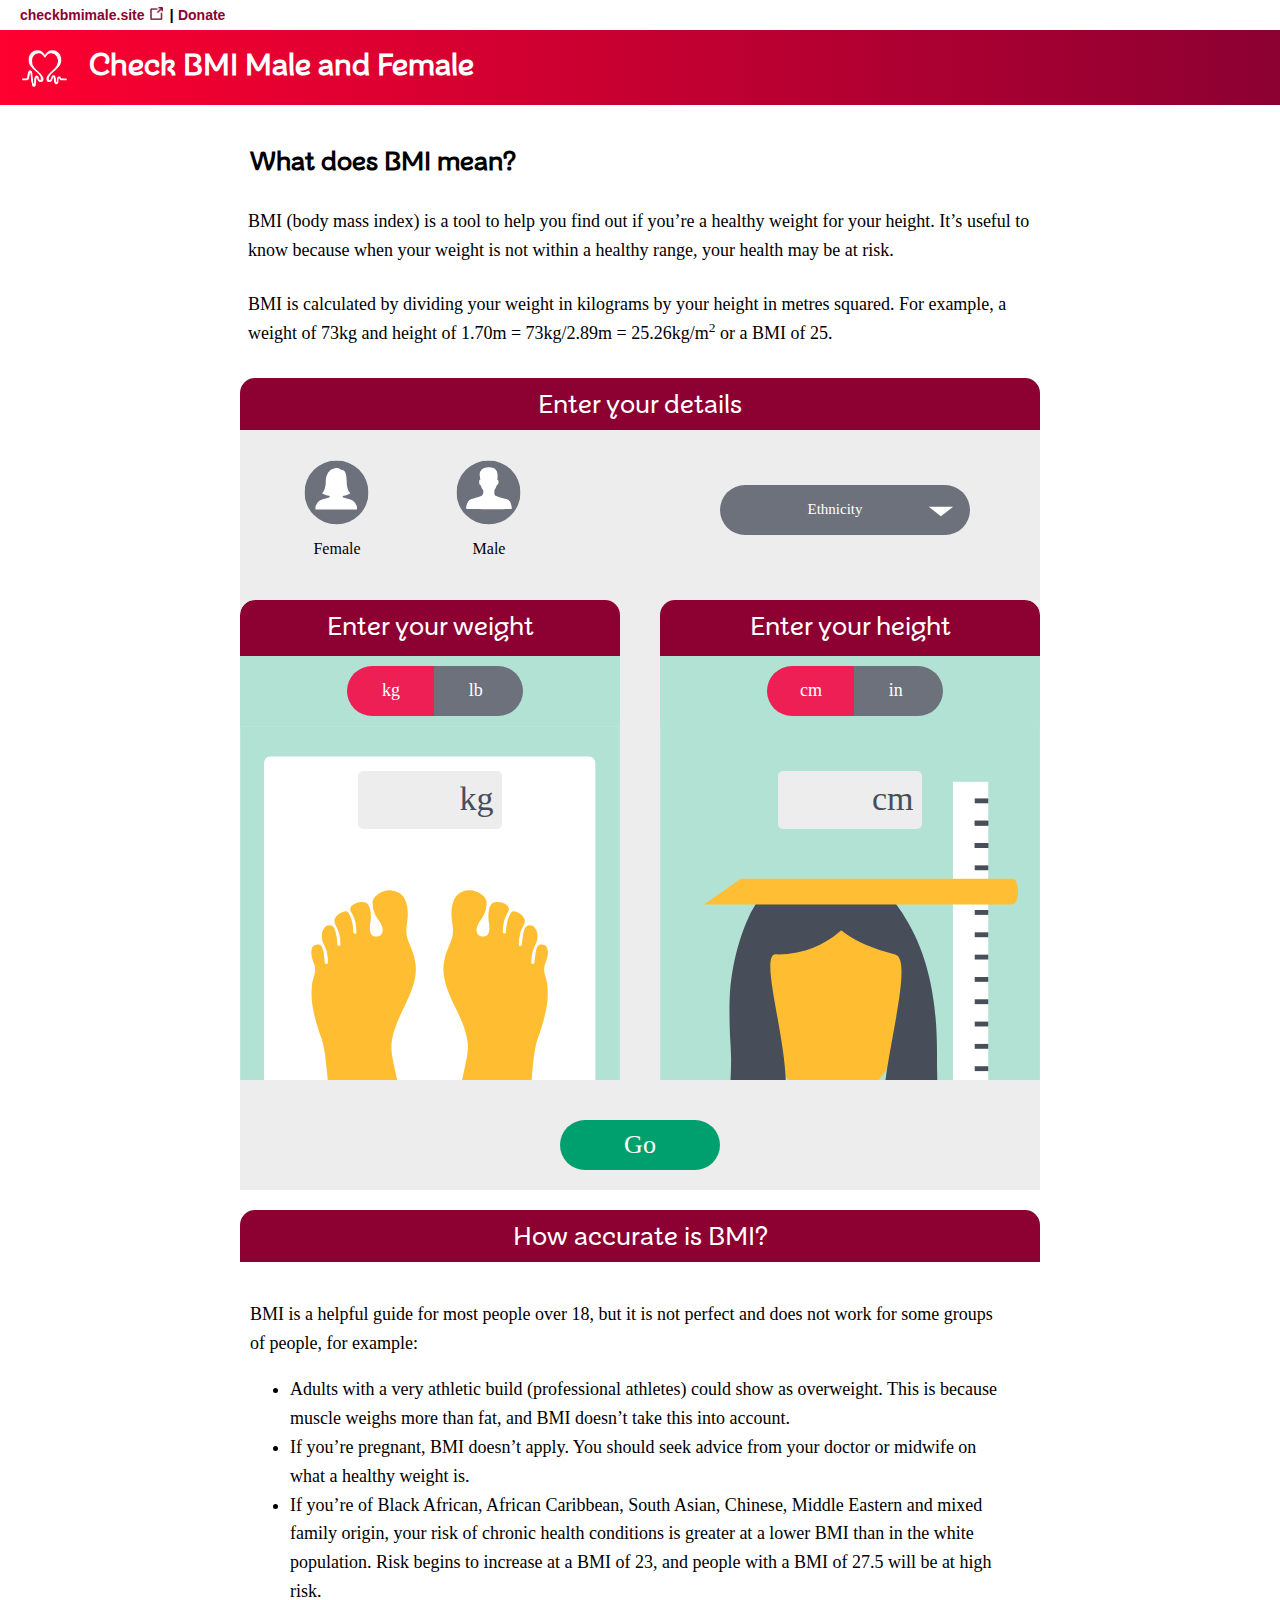
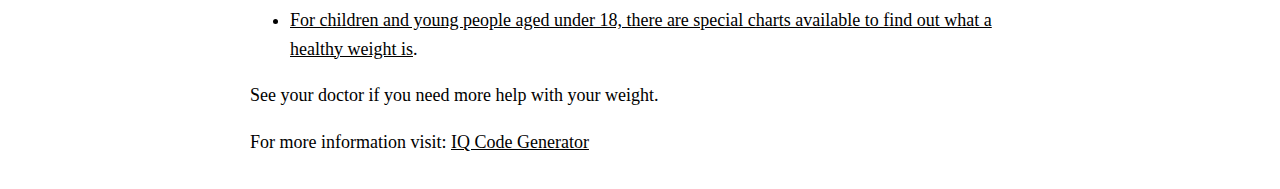
<file: index.html>
<!doctype html>
<html class="no-js">

<head>
  <meta charset="utf-8">
  <title>Check BMI Male and Female - Calculate Your Body Mass Index</title>
  <meta name="description" content="Check your BMI (Body Mass Index) and learn how to calculate it for both males and females. Find out if you are within a healthy weight range and understand the importance of maintaining a healthy BMI.">
  <meta name="keywords" content="BMI, Body Mass Index, BMI calculator, BMI male, BMI female, healthy weight, weight calculation, BMI formula, calculate BMI">
  <meta name="viewport" content="width=device-width, initial-scale=1">
  <meta property="og:title" content="Check BMI Male and Female - Calculate Your Body Mass Index">
  <meta property="og:description" content="Check your BMI (Body Mass Index) and learn how to calculate it for both males and females. Find out if you are within a healthy weight range and understand the importance of maintaining a healthy BMI.">
  <meta property="og:image" content="assets/img/logo.png">
  <meta property="og:url" content="http://checkbmimale.site/">
  <meta property="og:type" content="website">
  <meta name="twitter:card" content="summary_large_image">
  <meta name="twitter:title" content="Check BMI Male and Female - Calculate Your Body Mass Index">
  <meta name="twitter:description" content="Check your BMI (Body Mass Index) and learn how to calculate it for both males and females. Find out if you are within a healthy weight range and understand the importance of maintaining a healthy BMI.">
  <meta name="twitter:image" content="assets/img/logo.png">
  <link rel="icon" href="assets/img/favicon.ico" type="image/x-icon">
  <link href="http://ajax.googleapis.com/" rel="dns-prefetch">
  <link href="assets/css/style.min.css" rel="stylesheet">
  <script async src="https://www.googletagmanager.com/gtag/js?id=UA-43368162-2"></script>

  <script src="assets/components/modernizr/modernizr.js"></script>
<script async src="https://www.googletagmanager.com/gtag/js?id=UA-43368162-2"></script>
<script>
  window.dataLayer = window.dataLayer || [];
  function gtag(){dataLayer.push(arguments);}
  gtag('js', new Date());

  gtag('config', 'UA-43368162-2');
</script>

<script type="text/javascript">
<!-- SessionCam Client Integration v6.0 -->
//<![CDATA[
var scRec=document.createElement('SCRIPT');
scRec.type='text/javascript';
scRec.src="../../../../d2oh4tlt9mrke9.cloudfront.net/Record/js/sessioncam.recorder.js"
document.getElementsByTagName('head')[0].appendChild(scRec);
//]]>
<!-- End SessionCam -->
</script>

</head>

<body>

  <header>
    <ul class="donate">
      <li>
        <a href="http://checkbmimale.site/" target="_blank">checkbmimale.site<span class="bhfi bhfi-extlink" target="_blank"></span>
          <img src="assets/img/Web_link_bt.png"> </a></li>
      <li>|</li>
      <li>
        <a href="https://checkbmimale.site/how-you-can-help/donate" target="_blank">Donate</a>
      </li>
    </ul>
    <div class="banner">
      <div class="logo">
        <img src="assets/img/logo.png">
      </div>
      <h1 class="banner_title">
        Check BMI Male and Female
      </h1>
    </div>
  



</header>
  <div class="main">
    <div class="header_copy">
      <div class="header_desk">
        <div class="header_copy_title_desk header_copy_title">
          <h2>What does BMI mean?</h2>
        </div>
        <div class="header_copy_body_desk header_copy_body">
          <p>BMI (body mass index) is a tool to help you find out if you’re a healthy weight for your height. It’s
            useful to know because when your weight is not within a healthy range, your health may be at risk. </p>

          <br>

          <p>BMI is calculated by dividing your weight in kilograms by your height in metres squared. For example, a
            weight of 73kg and height of 1.70m = 73kg/2.89m = 25.26kg/m<sup>2</sup> or a BMI of 25.</p>
        </div>


      </div>
      <div class="header_mobile">
        <div class="header_copy_title_mobile header_copy_title">
          <h2>What does BMI mean?</h2>
          <img class="red_down_arrow" src="assets/img/red_arrow.svg">
        </div>
        <div class="header_copy_body_mobile header_copy_body">
          <p>BMI (body mass index) is a tool to help you find out if you’re a healthy weight for your height. It’s
            useful to know because when your weight is not within a healthy range, your health may be at risk. </p>

          <br>

          <p>BMI is calculated by dividing your weight in kilograms by your height in metres squared. For example, a
            weight of 73kg and height of 1.70m = 73kg/2.89m = 25.26kg/m<sup>2</sup> or a BMI of 25.</p>
        </div>


      </div>

    </div>




    <div class="mobile_width">
      <div class="full_width_bar bmi_bar"> Enter your details</div>
      <div class="gender_block">
        <form>
          <div class="gender">
            <div class="circle">
              <div class="circle_female"></div>

            </div>
            <div class="btn_gender">

              Female</div>
          </div>

          <div class="gender">
            <div class="circle">
              <div class="circle_male"></div>
            </div>
            <div class="btn_gender btn_gender_male">

              Male</div>
          </div>
          <br>
        </form>
      </div>





      <div class="select_block">
        <div class="ethnicity_block">
          <button class="select button btn_ethnicity ">
            <p class="ethnicity_chosen">Ethnicity</p>
            <img class="down_arrow" src="assets/img/arrow.svg">
          </button>
          <div class="drop_down">
            <div class="ethnicity_item" data-ethnicity="2">African Caribbean</div>
            <div class="ethnicity_item" data-ethnicity="2">Black African</div>
            <div class="ethnicity_item" data-ethnicity="2">Chinese</div>
            <div class="ethnicity_item" data-ethnicity="2">Japanese</div>
            <div class="ethnicity_item" data-ethnicity="2">Middle Eastern</div>
            <div class="ethnicity_item" data-ethnicity="2">Mixed family origin</div>
            <div class="ethnicity_item" data-ethnicity="2">South Asian</div>
            <div class="ethnicity_item" data-ethnicity="1">White European</div>
          </div>
        </div>

        <!--
            <div class="measurement_block">
              <button class="button btn_metric">
              <p>Metric</p>
              </button>
              <button class="button btn_imperial">
                <p>Imperial</p> </button>
            </div> 
          -->
      </div>
    </div>
    <div class="full_width_bar desk_width">Enter your details</div>
    <div class="tool grey_box">
      <div class="desk_width">

        <div class="gender_block">
          <form>
            <div class="gender">
              <div class="circle">
                <div class="circle_female"></div>

              </div>
              <div class="btn_gender">

                <p>Female </p>
              </div>
            </div>

            <div class="gender">
              <div class="circle">
                <div class="circle_male"></div>
              </div>
              <div class="btn_gender btn_gender_male">
                <p>Male</p>
              </div>
            </div>
            <br>
          </form>
        </div>

        <div class="select_block">
          <div class="ethnicity_block">
            <button class="select button btn_ethnicity ">
              <p class="ethnicity_chosen">Ethnicity</p>
              <img class="down_arrow" src="assets/img/arrow.svg">
            </button>
            <div class="drop_down">
              <div class="ethnicity_item" data-ethnicity="2">African Caribbean</div>
              <div class="ethnicity_item" data-ethnicity="2">Black African</div>
              <div class="ethnicity_item" data-ethnicity="2">Chinese</div>
              <div class="ethnicity_item" data-ethnicity="2">Japanese</div>
              <div class="ethnicity_item" data-ethnicity="2">Middle Eastern</div>
              <div class="ethnicity_item" data-ethnicity="2">Mixed family origin</div>
              <div class="ethnicity_item" data-ethnicity="2">South Asian</div>
              <div class="ethnicity_item" data-ethnicity="1">White European</div>
            </div>
          </div>

          <!--
            <div class="measurement_block">
              <button class="button btn_metric">
              <p>Metric</p>
              </button>
              <button class="button btn_imperial">
                <p>Imperial</p> </button>
            </div>
            -->
        </div>
      </div>


      <div class="measurement_input">
        <div class="input_block weight_input">
          <div class="heading">
            <h2 class="mobile_title">Weight</h2>
            <h2 class="desk_title">Enter your weight</h2>
          </div>


          <div class="input_image">

            <div class="measurement_block pills">
              <button class="button btn_metric btn_metric_weight">
                <p>kg</p>
              </button>
              <button class="button btn_imperial btn_imperial_weight">
                <p>lb</p>
              </button>
            </div>

            <div class="weight_image"></div>
            <div id="metric_weight" class="metric_weight metric">

              <label class="placeholder" for="weight">kg</label>
              <input type="text" name="weight" class="answer metric_weight_input" maxlength="3">

            </div>
            <div id="imperial_weight" class="imperial_weight imperial ">

              <input id="weight1" class="weight imperial_weight_input" type="text" name="weight1" type="text" maxlength="2" />
              <label class="placeholder_imperial_left" for="weight1">st</label>

              <input id="weight2" class="weight imperial_weight_input" type="text" name="weight2" type="text" maxlength="2" />
              <label class="placeholder_imperial_right" for="weight2">lb</label>
            </div>
          </div>
        </div>

        <div class="input_block height_input">

          <div class="heading">
            <h2 class="mobile_title">Height</h2>
            <h2 class="desk_title">Enter your height</h2>
          </div>
          <div class="input_image">

            <div class="measurement_block pills">
              <button class="button btn_metric btn_metric_height">
                <p>cm</p>
              </button>
              <button class="button btn_imperial btn_imperial_height">
                <p>in</p>
              </button>
            </div>


            <div class="height_image"></div>
            <div id="metric_height" class="metric_height metric">

              <label class="placeholder" for="height">cm</label>
              <input type="text" name="height" class="height metric_height_input" maxlength="3">

            </div>

            <div id="imperial_height" class="imperial_height imperial">
              <label class="placeholder_imperial_left" for="height1">ft</label>
              <input id="height1" class="height imperial_height_input" type="text" name="height1" type="text" maxlength="2" />
              <label class="placeholder_imperial_right" for="height1">in</label>
              <input id="height2" class="height imperial_height_input" type="text" name="height2" type="text" maxlength="2" />
              <BR>
            </div>
          </div>
        </div>


      </div>

      <p class="error">Please select your gender and ethnicity, and enter your weight and height before clicking Go</p>

      <div class="submit">
        <button class='btn_submit button'>
          <p>Go</p>
        </button>
      </div>
    </div>

    <section class="app_results">
      <div class="full_width_bar bmi_bar">
        <div class="bmi_result_output">
          <h2> YOUR BMI IS: </h2>
          <p class="bmi_results""></p>
        </div>
          
      </div>

      <div class=" triangle">
        </div>

        <div class="gauge_outer">

          <div class="gauge">
            <div class="needle starting_position">
              <!-- <img src="assets/img/dial.svg"> -->
            </div>
          </div>
        </div>

        <div class="results tool_results">

          <div class="suggested_weight">
          </div>
          <div class="main_copy_results">
            <div class="results_category">
              <h4 class="underweight_result result_block results_category_title">Your BMI category is: Underweight</h4>
              <h4 class="healthyweight_result healthyweight_2_result result_block results_category_title">Your BMI
                category is: Healthy</h4>
              <h4 class="overweight_result overweight_2_result result_block results_category_title">Your BMI category
                is: Overweight</h4>
              <h4 class="obeseweight_result result_block results_category_title">Your BMI category is: Obese</h4>
            </div>

            <table class="results_table">
              <tr>
                <td class="symbol"><img src="assets/img/general.svg"></td>
                <td class="underweight_result result_block">It’s important to avoid being underweight, especially as
                  you get older. Being underweight can affect your ability to fight infections and recover from
                  illness. It can also weaken your muscles, including your heart, and increase your risk of falls. </td>
                <td class="healthyweight_result result_block">You’re a healthy weight for your height. We recommend
                  that you check your waist measurement too, as carrying weight around your middle can also put your
                  health at risk. </td>
                <td class="healthyweight_2_result result_block">You’re a healthy weight for your height. We recommend
                  that you check your waist measurement too, as carrying weight around your middle can also put your
                  health at risk.</td>
                <td class="overweight_result result_block">Being overweight can raise your blood pressure and
                  cholesterol levels, and can increase your risk of developing Type 2 diabetes. These health conditions
                  increase your risk of developing heart and circulatory diseases. Keeping to a healthy weight will
                  help you control your blood pressure and cholesterol levels, and help keep your heart healthy. </td>
                <td class="overweight_2_result result_block">Being overweight can raise your blood pressure and
                  cholesterol levels, and can increase your risk of developing Type 2 diabetes. These health conditions
                  increase your risk of developing heart and circulatory diseases. Keeping to a healthy weight will
                  help you control your blood pressure and cholesterol levels, and help keep your heart healthy. </td>
                <td class="obeseweight_result result_block">As your BMI increases, your risk of developing heart and
                  circulatory diseases, as well as many other health conditions including diabetes, stroke, vascular
                  dementia and some cancers, increases. It’s important that you take steps to lose weight. The good
                  news is that losing even small amounts of weight can benefit your health. </td>
              </tr>
              <br>
              <tr>
                <td class="symbol"><img src="assets/img/lifestyle.svg"></td>
                <td class="underweight_result result_block">Aim to keep within the recommended weight range by eating a
                  healthy, balanced diet.</td>
                <td class="healthyweight_result result_block">Aim to keep within the recommended weight range by eating
                  a healthy, balanced diet and being physically active on a regular basis. The minimum level of
                  physical activity recommended for adults is 150 minutes per week, but aim to be active every day.
                  Every time you’re active for 10 minutes or more it counts. </td>
                <td class="healthyweight_2_result result_block">Aim to keep within the recommended weight range by
                  eating a healthy, balanced diet and being physically active on a regular basis. The minimum level of
                  physical activity recommended for adults is 150 minutes per week, but aim to be active every day.
                  Every time you’re active for 10 minutes or more it counts. </td>
                <td class="overweight_result result_block">Aim to reach (and stay within) the recommended weight range
                  by eating a healthier diet, reducing your portion sizes and being more active. The minimum level of
                  physical activity recommended for adults is 150 minutes per week, but aim to be active every day.
                  Every time you are active for 10 minutes or more it counts. </td>
                <td class="overweight_2_result result_block">Aim to reach (and stay within) the recommended weight
                  range by eating a healthier diet, reducing your portion sizes and being more active. The minimum
                  level of physical activity recommended for adults is 150 minutes per week, but aim to be active every
                  day. Every time you are active for 10 minutes or more it counts. </td>
                <td class="obeseweight_result result_block">Try to lose weight and aim to reach the recommended weight
                  range by eating a healthier diet, reducing your portion sizes and being more active. The minimum
                  level of physical activity recommended for adults is 150 minutes per week, but aim to be active every
                  day. Every time you are active for 10 minutes or more it counts. </td>
              </tr>
              <tr>
                <td class="symbol"><img src="assets/img/medical.svg"></td>
                <td class="underweight_result result_block">If you’re losing weight without trying, talk to your GP or
                  practice nurse to make sure that there aren’t any other problems causing this. </td>
                <td class="healthyweight_result result_block">If you do have any concerns about your weight or want to
                  know more about improving your diet and exercise, talk to your GP or practice nurse.</td>
                <td class="healthyweight_2_result result_block">If you do have any concerns about your weight or want
                  to know more about improving your diet and exercise, talk to your GP or practice nurse.</td>
                <td class="overweight_result result_block">If you do have any concerns or need support with losing
                  weight, talk to your GP or practice nurse. They can advise you on how to eat healthily and get more
                  active, and tell you about local services you can use to get support. </td>
                <td class="overweight_2_result result_block">If you do have any concerns or need support with losing
                  weight, talk to your GP or practice nurse. They can advise you on how to eat healthily and get more
                  active, and tell you about local services you can use to get support. </td>
                <td class="obeseweight_result result_block">If your BMI is over 35, see your GP or practice nurse. They
                  can advise you on how to eat healthily and get more active, and tell you about local services you can
                  use to get support. </td>
              </tr>
              <tr>
                <td class="symbol"><img src="assets/img/info.svg"></td>
                <td class="underweight_result result_block">Have a look at our <a href="https://checkbmimale.site/informationsupport/support/healthy-living/healthy-eating"
                    target="_blank">healthy eating</a> page for information on eating a healthy, balanced diet. Or call
                  our helpline on <a class="dial_mobile" href="tel:030020330203300">0300 330 3300*</a><span class="dial_desktop">0300
                    330 3300*</span> for support.
                  <br><br>
                  *Local call rate. Lines are open 9am to 6pm Monday to Friday.
                </td>

                <td class="healthyweight_result result_block">Find out more about <a href="https://checkbmimale.site/informationsupport/support/healthy-living/healthy-eating"
                    target="_blank">healthy eating</a> and <a href="https://checkbmimale.site/informationsupport/support/healthy-living/staying-active"
                    target="_blank">staying active</a>. </td>

                <td class="healthyweight_2_result result_block">It’s important to remember that BMI is just a guide,
                  and the ranges are different for some groups. People of Black African, African Caribbean, South
                  Asian, Chinese, Middle Eastern and mixed family origin are at an increased risk of chronic health
                  conditions such as Type 2 diabetes at a lower BMI (23-27.4) than the white population (25-29.9).
                  <br><br>
                  Find out more about <a href="https://checkbmimale.site/informationsupport/support/healthy-living/healthy-eating"
                    target="_blank">healthy eating</a> and <a href="https://checkbmimale.site/informationsupport/support/healthy-living/staying-active"
                    target="_blank">staying active</a>.

                </td>
                <td class="overweight_result result_block">For information and support with losing weight, call our
                  helpline on <a class="dial_mobile" href="tel:030020330203300">0300 330 3300*</a><span class="dial_desktop">0300
                    330 3300*</span>. Or have a look at our booklet, <a href="https://checkbmimale.site/informationsupport/publications/healthy-eating-and-drinking/facts-not-fads---your-simple-guide-to-healthy-weight-loss"
                    target="_blank">Facts not fads - Your simple guide to healthy weight loss</a>.
                  <br><br>
                  *Local call rate. Lines are open 9am to 5pm Monday to Friday.
                </td>
                <td class="overweight_2_result result_block">It’s important to remember that BMI is just a guide, and
                  the ranges are different for some groups. People of Black African, African Caribbean, South Asian,
                  Chinese, Middle Eastern and mixed family origin are at high risk of chronic health conditions such as
                  Type 2 diabetes at a lower BMI (27.5) than the white population (30).
                  <br><br>
                  For information and support with losing weight, call our helpline on <a class="dial_mobile" href="tel:030020330203300">0300
                    330 3300*</a><span class="dial_desktop">0300 330 3300*</span>. Or have a look at our booklet, <a
                    href="https://checkbmimale.site/informationsupport/publications/healthy-eating-and-drinking/facts-not-fads---your-simple-guide-to-healthy-weight-loss"
                    target="_blank">Facts not fads - Your simple guide to healthy weight loss</a>.
                  <br><br>
                  *Local call rate. Lines are open 9am to 5pm Monday to Friday.
                </td>
                <td class="obeseweight_result result_block">If you’re worried about going to the doctor, call our
                  helpline on <a class="dial_mobile" href="tel:030020330203300">0300 330 3300*</a><span class="dial_desktop">0300
                    330 3300*</span> for information and support. Or have a look at our booklet, <a href="https://checkbmimale.site/informationsupport/publications/healthy-eating-and-drinking/facts-not-fads---your-simple-guide-to-healthy-weight-loss"
                    target="_blank">Facts not fads - Your simple guide to healthy weight loss</a>.
                  <br><br>
                  *Local call rate. Lines are open 9am to 5pm Monday to Friday.
                </td>
              </tr>
              <tr>
                <td></td>

              </tr>
            </table>



          </div>
        </div>

    </section>



    <div class="disclaimer_copy">
      <div class="disclaimer_desk">
        <div class="disclaimer_copy_title_desk disclaimer_copy_title full_width_bar">
          <h2>How accurate is BMI?</h2>
        </div>
        <div class="disclaimer_copy_body_desk disclaimer_copy_body">
          <p>BMI is a helpful guide for most people over 18, but it is not perfect and does not work for some groups of
            people, for example:</p>
          <ul>
            <li>Adults with a very athletic build (professional athletes) could show as overweight. This is because
              muscle weighs more than fat, and BMI doesn’t take this into account. </li>
            <li>If you’re pregnant, BMI doesn’t apply. You should seek advice from your doctor or midwife on what a
              healthy weight is.</li>
            <li>If you’re of Black African, African Caribbean, South Asian, Chinese, Middle Eastern and mixed family
              origin, your risk of chronic health conditions is greater at a lower BMI than in the white population.
              Risk begins to increase at a BMI of 23, and people with a BMI of 27.5 will be at high risk. </li>
            <li><a href="https://www.nhs.uk/Tools/Pages/Healthyweightcalculator.aspx?Tag=Lose+weight" target="_blank">For
                children and young people aged under 18, there are special charts available to find out what a healthy
                weight is</a>. </li>
          </ul>
          <p>See your doctor if you need more help with your weight. </p>
        </div>
      </div>


      <div class="disclaimer_mobile">
        <div class="disclaimer_copy_title_mobile disclaimer_copy_title">
          <h2>How accurate is BMI?</h2>
          <img class="red_down_arrow" src="assets/img/arrow.svg">
        </div>
        <div class="disclaimer_copy_body_mobile disclaimer_copy_body">
          <p>BMI is a helpful guide for most people over 18, but it is not perfect and does not work for some groups of
            people, for example:</p>
          <ul>
            <li>Adults with a very athletic build (professional athletes) could show as overweight. This is because
              muscle weighs more than fat, and BMI doesn’t take this into account. </li>
            <li>If you’re pregnant, BMI doesn’t apply. You should seek advice from your doctor or midwife on what a
              healthy weight is.</li>
            <li>If you’re of Black African, African Caribbean, South Asian, Chinese, Middle Eastern and mixed family
              origin, your risk of chronic health conditions is greater at a lower BMI than in the white population.
              Risk begins to increase at a BMI of 23, and people with a BMI of 27.5 will be at high risk. </li>
            <li><a href="https://www.nhs.uk/Tools/Pages/Healthyweightcalculator.aspx?Tag=Lose+weight" target="_blank">For
                children and young people aged under 18, there are special charts available to find out what a healthy
                weight is</a>.</li>
          </ul>
          <p class="doctor_notice">See your doctor if you need more help with your weight. </p>

        </div>

      </div>
      <div class='weight_manage_link'>
        <p>
          For more information visit: <a href="https://www.iqcodegenerator.com/" target="_blank">IQ Code Generator</a>
        </p>
      </div>

      <script src="assets/components/jquery/jquery.min.js"></script>
      <script src="assets/js/scripts.min.js"></script>

      

</body>

</html>
</file>
